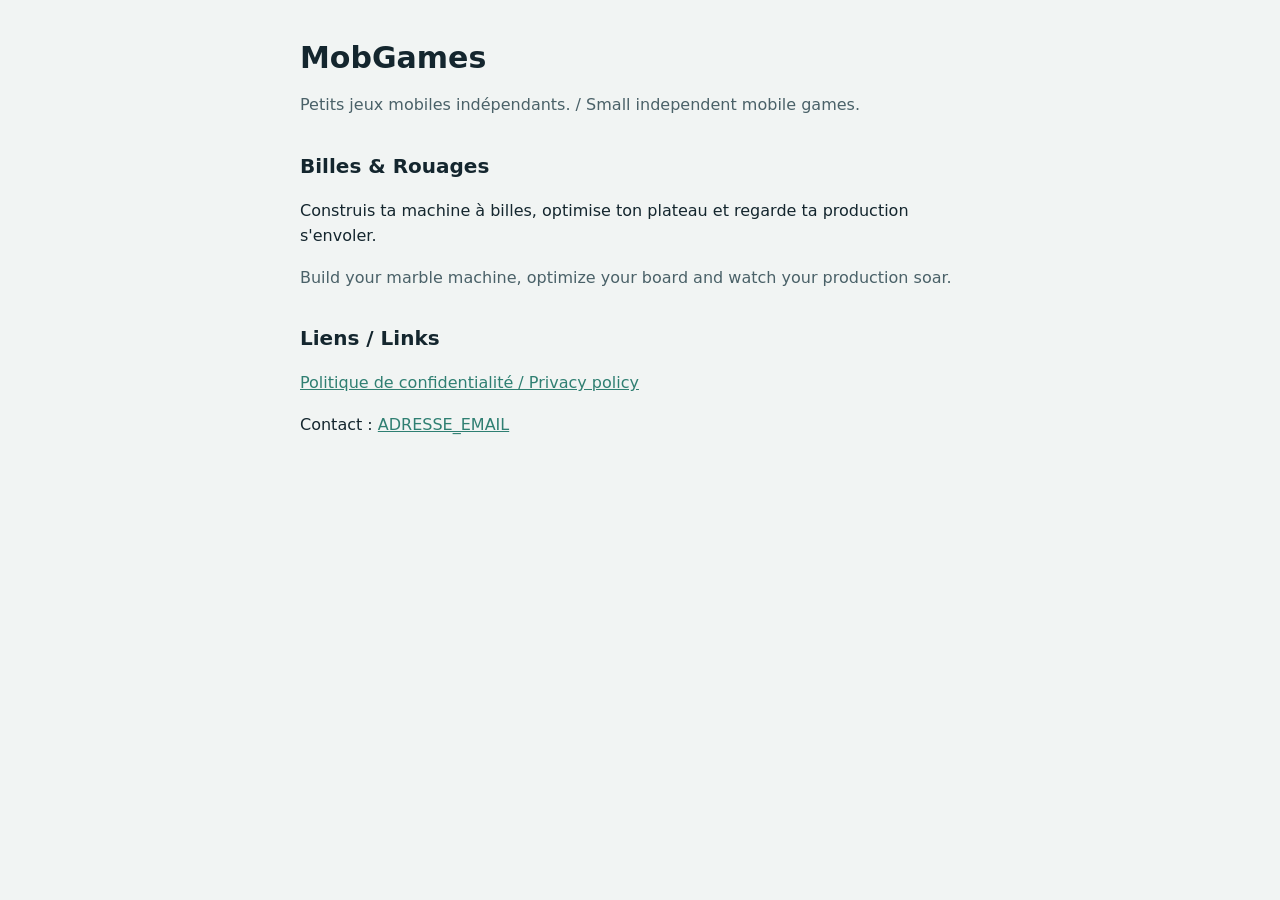
<file: index.html>
<!DOCTYPE html>
<html lang="fr">
<head>
<meta charset="utf-8">
<meta name="viewport" content="width=device-width, initial-scale=1">
<title>MobGames</title>
<link rel="stylesheet" href="style.css">
</head>
<body>
<main>
  <h1>MobGames</h1>
  <p class="soft">Petits jeux mobiles indépendants. / Small independent mobile games.</p>
  <h2>Billes &amp; Rouages</h2>
  <p>Construis ta machine à billes, optimise ton plateau et regarde ta production s'envoler.</p>
  <p class="soft">Build your marble machine, optimize your board and watch your production soar.</p>
  <h2>Liens / Links</h2>
  <p><a href="privacy.html">Politique de confidentialité / Privacy policy</a></p>
  <p>Contact : <a href="mailto:ADRESSE_EMAIL">ADRESSE_EMAIL</a></p>
</main>
</body>
</html>
</file>
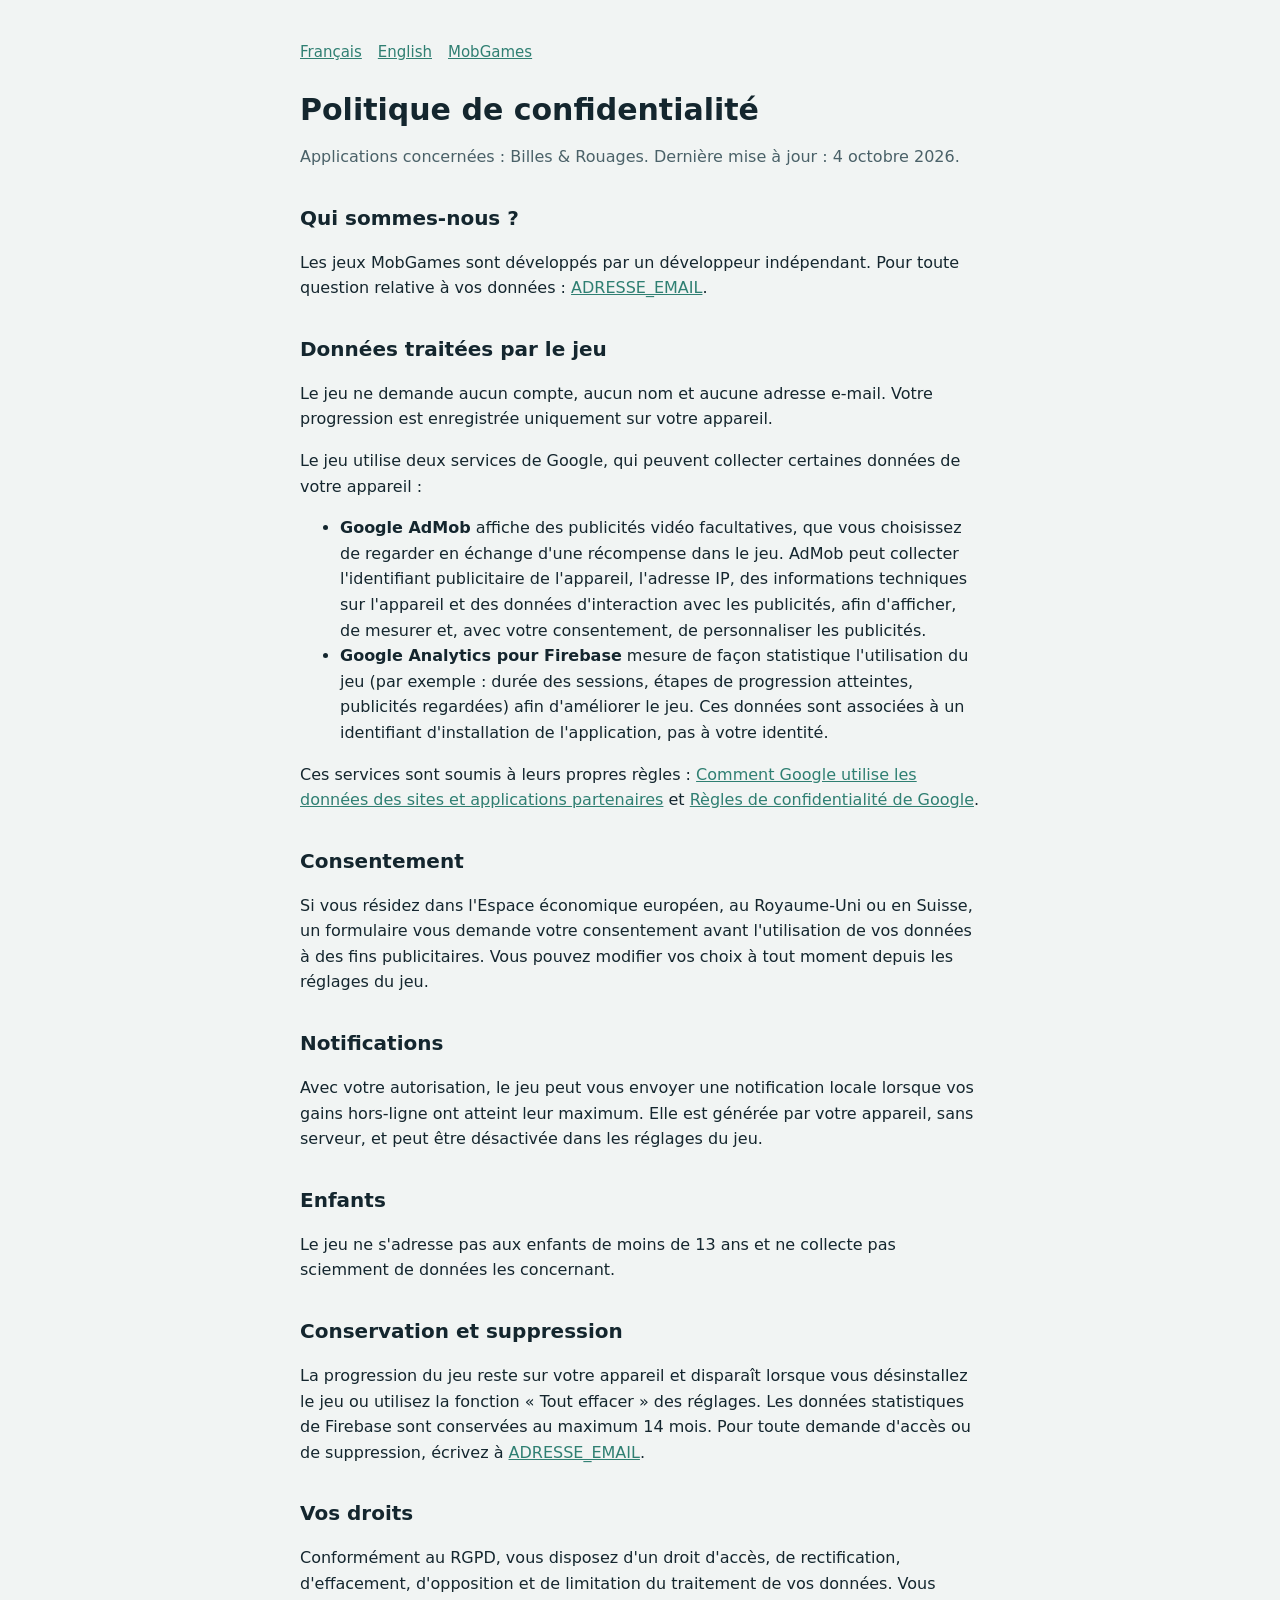
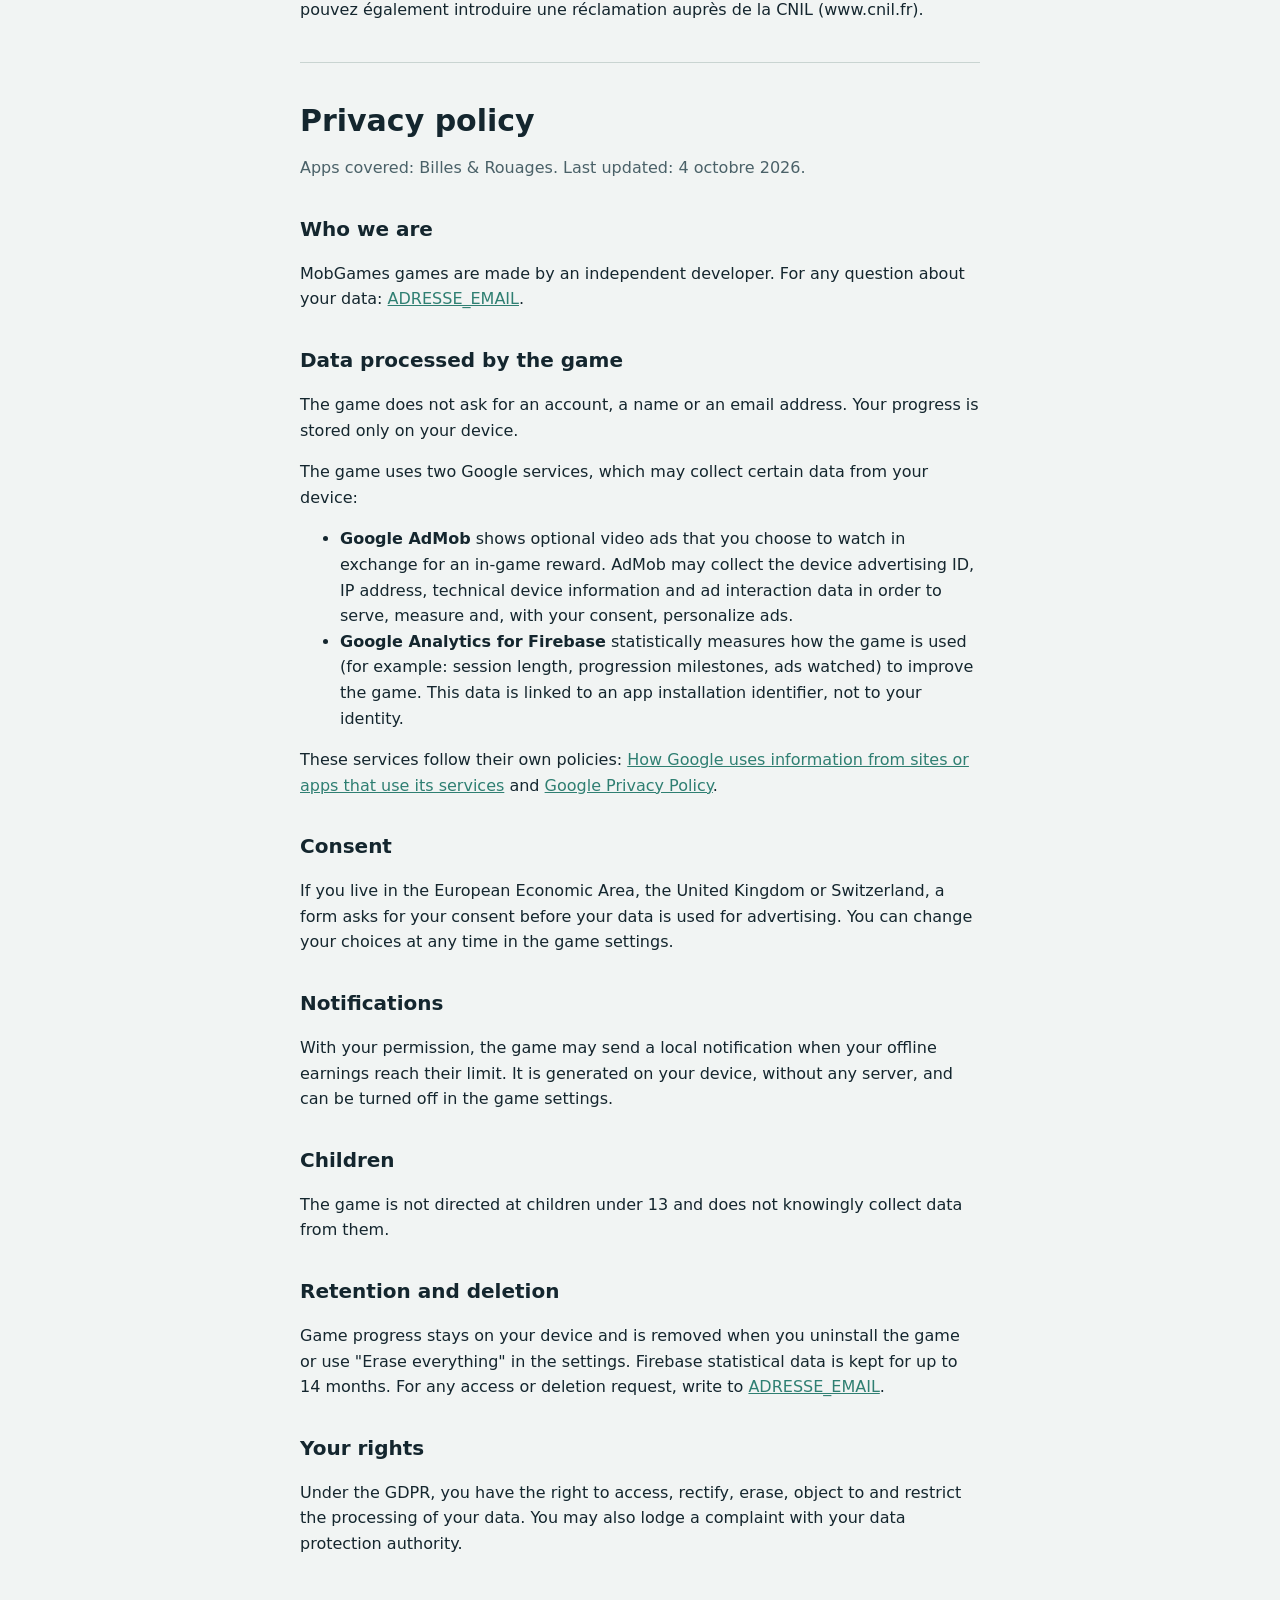
<file: privacy.html>
<!DOCTYPE html>
<html lang="fr">
<head>
<meta charset="utf-8">
<meta name="viewport" content="width=device-width, initial-scale=1">
<title>Politique de confidentialité – MobGames</title>
<link rel="stylesheet" href="style.css">
</head>
<body>
<main>
  <nav><a href="#fr">Français</a><a href="#en">English</a><a href="index.html">MobGames</a></nav>

  <section id="fr">
  <h1>Politique de confidentialité</h1>
  <p class="soft">Applications concernées : Billes &amp; Rouages. Dernière mise à jour : 4 octobre 2026.</p>

  <h2>Qui sommes-nous ?</h2>
  <p>Les jeux MobGames sont développés par un développeur indépendant. Pour toute question relative à vos données : <a href="mailto:ADRESSE_EMAIL">ADRESSE_EMAIL</a>.</p>

  <h2>Données traitées par le jeu</h2>
  <p>Le jeu ne demande aucun compte, aucun nom et aucune adresse e-mail. Votre progression est enregistrée uniquement sur votre appareil.</p>
  <p>Le jeu utilise deux services de Google, qui peuvent collecter certaines données de votre appareil :</p>
  <ul>
    <li><strong>Google AdMob</strong> affiche des publicités vidéo facultatives, que vous choisissez de regarder en échange d'une récompense dans le jeu. AdMob peut collecter l'identifiant publicitaire de l'appareil, l'adresse IP, des informations techniques sur l'appareil et des données d'interaction avec les publicités, afin d'afficher, de mesurer et, avec votre consentement, de personnaliser les publicités.</li>
    <li><strong>Google Analytics pour Firebase</strong> mesure de façon statistique l'utilisation du jeu (par exemple : durée des sessions, étapes de progression atteintes, publicités regardées) afin d'améliorer le jeu. Ces données sont associées à un identifiant d'installation de l'application, pas à votre identité.</li>
  </ul>
  <p>Ces services sont soumis à leurs propres règles : <a href="https://policies.google.com/technologies/partner-sites" rel="noopener">Comment Google utilise les données des sites et applications partenaires</a> et <a href="https://policies.google.com/privacy" rel="noopener">Règles de confidentialité de Google</a>.</p>

  <h2>Consentement</h2>
  <p>Si vous résidez dans l'Espace économique européen, au Royaume-Uni ou en Suisse, un formulaire vous demande votre consentement avant l'utilisation de vos données à des fins publicitaires. Vous pouvez modifier vos choix à tout moment depuis les réglages du jeu.</p>

  <h2>Notifications</h2>
  <p>Avec votre autorisation, le jeu peut vous envoyer une notification locale lorsque vos gains hors-ligne ont atteint leur maximum. Elle est générée par votre appareil, sans serveur, et peut être désactivée dans les réglages du jeu.</p>

  <h2>Enfants</h2>
  <p>Le jeu ne s'adresse pas aux enfants de moins de 13 ans et ne collecte pas sciemment de données les concernant.</p>

  <h2>Conservation et suppression</h2>
  <p>La progression du jeu reste sur votre appareil et disparaît lorsque vous désinstallez le jeu ou utilisez la fonction « Tout effacer » des réglages. Les données statistiques de Firebase sont conservées au maximum 14 mois. Pour toute demande d'accès ou de suppression, écrivez à <a href="mailto:ADRESSE_EMAIL">ADRESSE_EMAIL</a>.</p>

  <h2>Vos droits</h2>
  <p>Conformément au RGPD, vous disposez d'un droit d'accès, de rectification, d'effacement, d'opposition et de limitation du traitement de vos données. Vous pouvez également introduire une réclamation auprès de la CNIL (www.cnil.fr).</p>
  </section>

  <hr>

  <section id="en">
  <h1>Privacy policy</h1>
  <p class="soft">Apps covered: Billes &amp; Rouages. Last updated: 4 octobre 2026.</p>

  <h2>Who we are</h2>
  <p>MobGames games are made by an independent developer. For any question about your data: <a href="mailto:ADRESSE_EMAIL">ADRESSE_EMAIL</a>.</p>

  <h2>Data processed by the game</h2>
  <p>The game does not ask for an account, a name or an email address. Your progress is stored only on your device.</p>
  <p>The game uses two Google services, which may collect certain data from your device:</p>
  <ul>
    <li><strong>Google AdMob</strong> shows optional video ads that you choose to watch in exchange for an in-game reward. AdMob may collect the device advertising ID, IP address, technical device information and ad interaction data in order to serve, measure and, with your consent, personalize ads.</li>
    <li><strong>Google Analytics for Firebase</strong> statistically measures how the game is used (for example: session length, progression milestones, ads watched) to improve the game. This data is linked to an app installation identifier, not to your identity.</li>
  </ul>
  <p>These services follow their own policies: <a href="https://policies.google.com/technologies/partner-sites" rel="noopener">How Google uses information from sites or apps that use its services</a> and <a href="https://policies.google.com/privacy" rel="noopener">Google Privacy Policy</a>.</p>

  <h2>Consent</h2>
  <p>If you live in the European Economic Area, the United Kingdom or Switzerland, a form asks for your consent before your data is used for advertising. You can change your choices at any time in the game settings.</p>

  <h2>Notifications</h2>
  <p>With your permission, the game may send a local notification when your offline earnings reach their limit. It is generated on your device, without any server, and can be turned off in the game settings.</p>

  <h2>Children</h2>
  <p>The game is not directed at children under 13 and does not knowingly collect data from them.</p>

  <h2>Retention and deletion</h2>
  <p>Game progress stays on your device and is removed when you uninstall the game or use "Erase everything" in the settings. Firebase statistical data is kept for up to 14 months. For any access or deletion request, write to <a href="mailto:ADRESSE_EMAIL">ADRESSE_EMAIL</a>.</p>

  <h2>Your rights</h2>
  <p>Under the GDPR, you have the right to access, rectify, erase, object to and restrict the processing of your data. You may also lodge a complaint with your data protection authority.</p>
  </section>
</main>
</body>
</html>
</file>
<file: style.css>
:root{--bg:#F1F4F3;--ink:#14262E;--soft:#4A6168;--line:#C9D4D1;--accent:#2F7F72;color-scheme:light dark}
@media (prefers-color-scheme:dark){:root{--bg:#0F1E25;--ink:#EDE3CC;--soft:#9DB2B4;--line:#2C4A57;--accent:#6FC7B6}}
*{box-sizing:border-box}
body{margin:0;background:var(--bg);color:var(--ink);font:16px/1.6 system-ui,-apple-system,"Segoe UI",Roboto,sans-serif}
main{max-width:720px;margin:0 auto;padding:40px 20px 60px}
h1{font-size:30px;line-height:1.2;margin:0 0 6px}
h2{font-size:20px;margin:32px 0 8px}
p,li{color:var(--ink)}
.soft{color:var(--soft)}
a{color:var(--accent)}
nav{display:flex;gap:16px;margin:0 0 28px;font-size:15px}
hr{border:0;border-top:1px solid var(--line);margin:40px 0}
</file>
